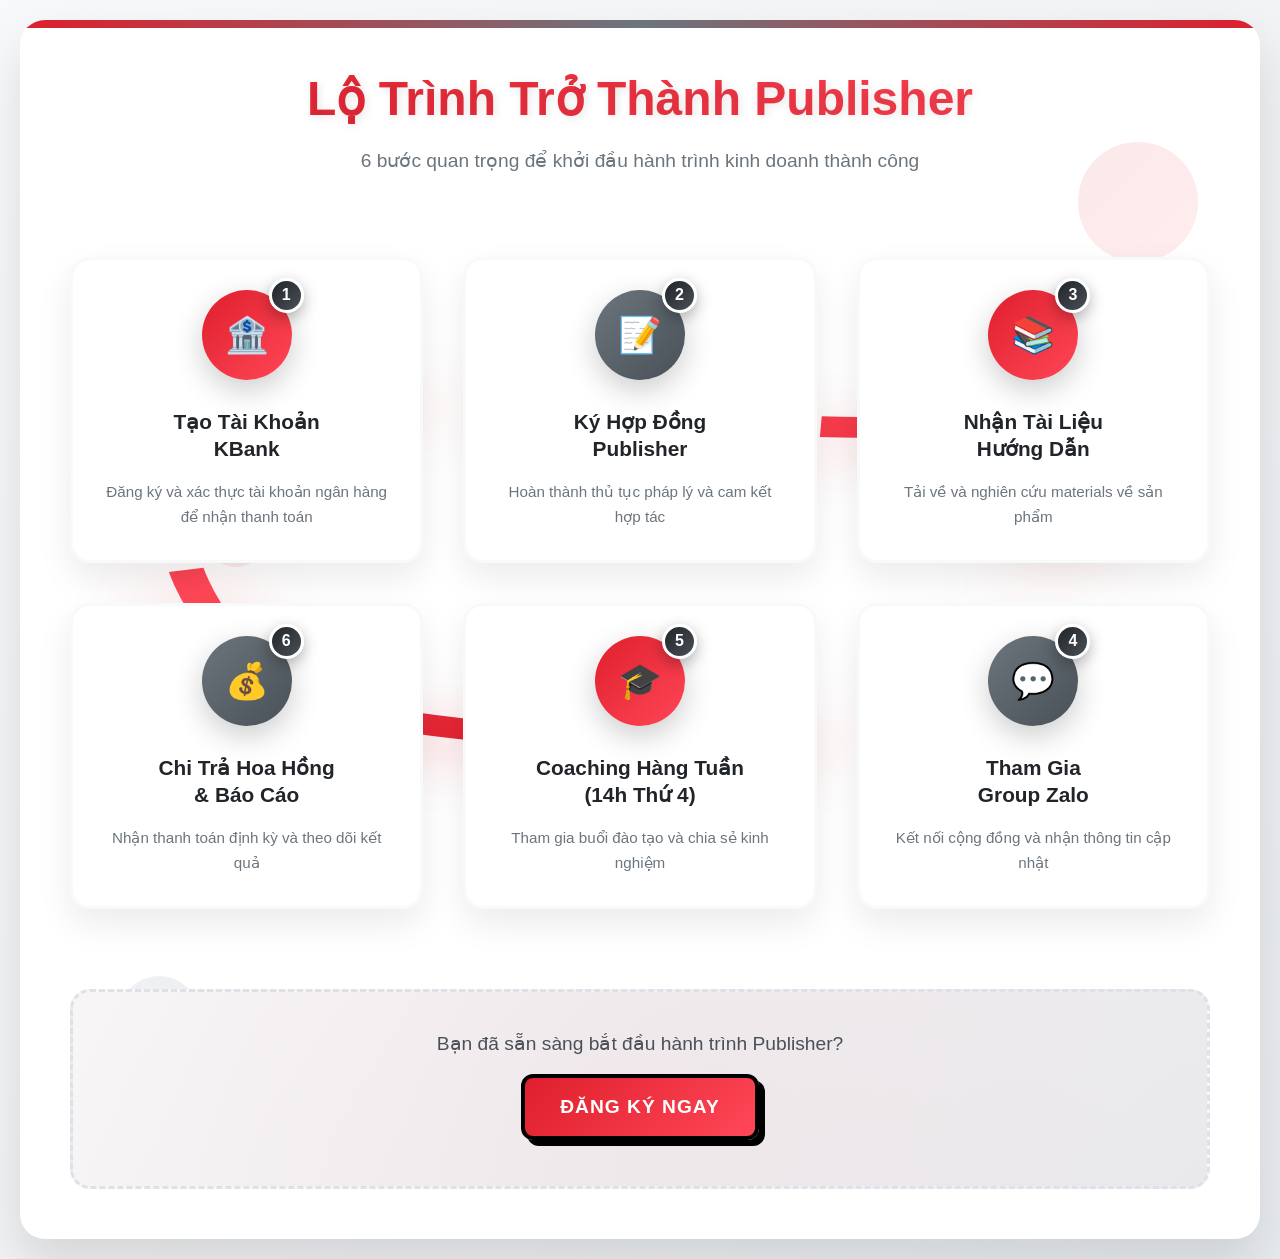
<file: index.html>
<!DOCTYPE html>
<html lang="vi">

<head>
    <meta charset="UTF-8">
    <meta name="viewport" content="width=device-width, initial-scale=1.0">
    <title>Hướng Dẫn Trở Thành Publisher</title>
    <style>
        /* Nút mở popup */
        .open-popup {
            background: #df1f2d;
            color: white;
            font-size: 16px;
            border: none;
            border-radius: 8px;
            cursor: pointer;
            text-decoration: none;
        }

        /* Overlay khi bật popup */
        .popup-overlay {
            position: fixed;
            top: 0;
            left: 0;
            width: 100%;
            height: 100%;
            background: rgba(0, 0, 0, 0.4);
            display: none;
            align-items: center;
            justify-content: center;
            z-index: 99;
        }

        /* Nội dung popup */
        .popup-box {
            background: white;
            padding: 30px;
            border-radius: 15px;
            max-width: 500px;
            width: 100%;
            box-shadow: 0 10px 30px rgba(0, 0, 0, 0.2);
            text-align: center;
            position: relative;
        }

        .popup-box h2 {
            margin-bottom: 15px;
            color: #df1f2d;
        }

        .popup-box p {
            color: #495057;
            line-height: 1.5;
        }

        .popup-box a.close-popup {
            position: absolute;
            top: 10px;
            right: 15px;
            text-decoration: none;
            font-size: 20px;
            color: #aaa;
            transition: 0.3s;
        }

        .popup-box a.close-popup:hover {
            color: #df1f2d;
        }

        /* Hiển thị popup khi trỏ tới id */
        #popup:target {
            display: flex;
        }

        * {
            margin: 0;
            padding: 0;
            box-sizing: border-box;
        }

        body {
            font-family: 'Segoe UI', Tahoma, Geneva, Verdana, sans-serif;
            background: linear-gradient(135deg, #f8f9fa 0%, #e9ecef 100%);
            padding: 20px;
            min-height: 100vh;
            display: flex;
            align-items: center;
            justify-content: center;
        }

        .banner-container {
            max-width: 1400px;
            width: 100%;
            background: white;
            border-radius: 25px;
            box-shadow: 0 25px 50px rgba(0, 0, 0, 0.12);
            padding: 50px;
            position: relative;
            overflow: hidden;
        }

        .banner-container::before {
            content: '';
            position: absolute;
            top: 0;
            left: 0;
            right: 0;
            height: 8px;
            background: linear-gradient(90deg, #df1f2d, #6c757d, #df1f2d);
        }

        .header {
            text-align: center;
            margin-bottom: 60px;
        }

        .title {
            font-size: 3rem;
            font-weight: 800;
            color: #df1f2d;
            margin-bottom: 20px;
            text-shadow: 2px 2px 8px rgba(0, 0, 0, 0.1);
            background: linear-gradient(45deg, #df1f2d, #ff4757);
            -webkit-background-clip: text;
            -webkit-text-fill-color: transparent;
            background-clip: text;
        }

        .subtitle {
            font-size: 1.2rem;
            color: #6c757d;
            font-weight: 400;
            max-width: 600px;
            margin: 0 auto;
            line-height: 1.6;
        }

        .roadmap {
            display: grid;
            grid-template-columns: repeat(3, 1fr);
            grid-template-rows: repeat(2, 1fr);
            gap: 40px;
            margin: 80px 0;
            position: relative;
        }

        .path-svg {
            position: absolute;
            top: -20px;
            left: -20px;
            width: calc(100% + 40px);
            height: calc(100% + 40px);
            z-index: 1;
            pointer-events: none;
        }

        .path-line {
            fill: none;
            stroke: url(#pathGradient);
            stroke-width: 3;
            stroke-dasharray: 15, 10;
            animation: pathFlow 6s linear infinite;
            filter: drop-shadow(0 2px 4px rgba(223, 31, 45, 0.3));
        }

        .path-dots {
            fill: #df1f2d;
            opacity: 0.6;
            animation: dotPulse 2s ease-in-out infinite alternate;
        }

        .connection-line {
            fill: none;
            stroke: url(#connectionGradient);
            stroke-width: 2;
            stroke-dasharray: 8, 6;
            animation: connectionFlow 4s linear infinite;
            opacity: 0.7;
        }

        @keyframes pathFlow {
            0% {
                stroke-dashoffset: 0;
            }

            100% {
                stroke-dashoffset: -25;
            }
        }



        @keyframes connectionFlow {
            0% {
                stroke-dashoffset: 0;
            }

            100% {
                stroke-dashoffset: -14;
            }
        }

        .step {
            position: relative;
            z-index: 2;
            text-align: center;
            animation: slideInUp 0.8s ease-out;
            animation-fill-mode: both;
        }

        .step:nth-child(1) {
            animation-delay: 0.1s;
        }

        .step:nth-child(2) {
            animation-delay: 0.2s;
        }

        .step:nth-child(3) {
            animation-delay: 0.3s;
        }

        .step:nth-child(4) {
            animation-delay: 0.4s;
        }

        .step:nth-child(5) {
            animation-delay: 0.5s;
        }

        .step:nth-child(6) {
            animation-delay: 0.6s;
        }

        .step-wrapper {
            background: white;
            border-radius: 20px;
            padding: 30px 20px;
            box-shadow: 0 15px 35px rgba(0, 0, 0, 0.08);
            border: 3px solid #f8f9fa;
            transition: all 0.4s cubic-bezier(0.175, 0.885, 0.32, 1.275);
            position: relative;
            overflow: hidden;
        }

        .step-wrapper::before {
            content: '';
            position: absolute;
            top: 0;
            left: -100%;
            width: 100%;
            height: 100%;
            background: linear-gradient(90deg, transparent, rgba(223, 31, 45, 0.1), transparent);
            transition: left 0.6s ease;
        }

        .step-wrapper:hover::before {
            left: 100%;
        }

        .step-wrapper:hover {
            transform: translateY(-10px) scale(1.02);
            box-shadow: 0 25px 50px rgba(223, 31, 45, 0.15);
            border-color: #df1f2d;
        }

        .step-icon {
            width: 90px;
            height: 90px;
            border-radius: 50%;
            margin: 0 auto 25px;
            display: flex;
            align-items: center;
            justify-content: center;
            font-size: 2.2rem;
            color: white;
            position: relative;
            transition: all 0.4s ease;
            box-shadow: 0 10px 30px rgba(0, 0, 0, 0.2);
        }

        .step-1 .step-icon {
            background: linear-gradient(135deg, #df1f2d, #ff4757);
        }

        .step-2 .step-icon {
            background: linear-gradient(135deg, #6c757d, #495057);
        }

        .step-3 .step-icon {
            background: linear-gradient(135deg, #df1f2d, #ff4757);
        }

        .step-4 .step-icon {
            background: linear-gradient(135deg, #6c757d, #495057);
        }

        .step-5 .step-icon {
            background: linear-gradient(135deg, #df1f2d, #ff4757);
        }

        .step-6 .step-icon {
            background: linear-gradient(135deg, #6c757d, #495057);
        }

        .step-number {
            position: absolute;
            top: -12px;
            right: -12px;
            width: 35px;
            height: 35px;
            background: linear-gradient(135deg, #212529, #495057);
            color: white;
            border-radius: 50%;
            display: flex;
            align-items: center;
            justify-content: center;
            font-size: 1rem;
            font-weight: bold;
            box-shadow: 0 5px 15px rgba(0, 0, 0, 0.3);
            border: 3px solid white;
        }

        .step-title {
            font-size: 1.3rem;
            font-weight: 700;
            color: #212529;
            margin-bottom: 15px;
            line-height: 1.3;
            min-height: 60px;
            display: flex;
            align-items: center;
            justify-content: center;
        }

        .step-subtitle {
            font-size: 0.95rem;
            color: #6c757d;
            line-height: 1.6;
            padding: 0 10px;
            min-height: 50px;
            display: flex;
            align-items: center;
            justify-content: center;
        }

        .cta-section {
            text-align: center;
            margin-top: 60px;
            padding: 40px;
            background: linear-gradient(135deg, #f8f9fa, #e9ecef);
            border-radius: 20px;
            border: 3px dashed #dee2e6;
            position: relative;
            overflow: hidden;
        }

        .cta-section::before {
            content: '';
            position: absolute;
            top: -50%;
            left: -50%;
            width: 200%;
            height: 200%;
            background: radial-gradient(circle, rgba(223, 31, 45, 0.05), transparent 70%);
            animation: rotateClockwise 20s linear infinite;
        }

        @keyframes rotateClockwise {
            0% {
                transform: rotate(0deg);
            }

            100% {
                transform: rotate(360deg);
            }
        }

        .cta-content {
            position: relative;
            z-index: 2;
        }

        .cta-text {
            font-size: 1.2rem;
            color: #495057;
            margin-bottom: 25px;
            font-weight: 500;
        }

        .comic-brutal-button-container {
            display: inline-block;
        }

        .comic-brutal-button {
            position: relative;
            background: linear-gradient(135deg, #df1f2d, #ff4757);
            border: 4px solid #000;
            border-radius: 12px;
            padding: 18px 35px;
            font-size: 1.2rem;
            font-weight: bold;
            color: white;
            cursor: pointer;
            transform: translateY(-6px);
            transition: all 0.2s ease;
            box-shadow: 6px 6px 0px #000;
            text-transform: uppercase;
            letter-spacing: 1px;
        }

        .comic-brutal-button:hover {
            transform: translateY(-3px);
            box-shadow: 3px 3px 0px #000;
            background: linear-gradient(135deg, #ff4757, #df1f2d);
        }

        .comic-brutal-button:active {
            transform: translateY(0px);
            box-shadow: 0px 0px 0px #000;
        }

        .button-inner {
            position: relative;
            z-index: 3;
        }

        .button-text {
            color: white;
            text-decoration: none;
        }

        @keyframes slideInUp {
            from {
                opacity: 0;
                transform: translateY(50px);
            }

            to {
                opacity: 1;
                transform: translateY(0);
            }
        }

        .decorative-shapes {
            position: absolute;
            width: 100%;
            height: 100%;
            top: 0;
            left: 0;
            pointer-events: none;
            overflow: hidden;
        }

        .shape-1,
        .shape-2,
        .shape-3 {
            position: absolute;
            border-radius: 50%;
            opacity: 0.1;
        }

        .shape-1 {
            width: 120px;
            height: 120px;
            background: linear-gradient(135deg, #df1f2d, #ff4757);
            top: 10%;
            right: 5%;
            animation: float 6s ease-in-out infinite;
        }

        .shape-2 {
            width: 80px;
            height: 80px;
            background: linear-gradient(135deg, #6c757d, #495057);
            bottom: 15%;
            left: 8%;
            animation: float 8s ease-in-out infinite reverse;
        }

        .shape-3 {
            width: 60px;
            height: 60px;
            background: linear-gradient(135deg, #df1f2d, #ff4757);
            top: 40%;
            left: 15%;
            animation: float 7s ease-in-out infinite;
        }

        @keyframes float {

            0%,
            100% {
                transform: translateY(0px);
            }

            50% {
                transform: translateY(-20px);
            }
        }

        @media (max-width: 1200px) {
            .step-1 {
                order: 1;
            }

            .step-2 {
                order: 2;
            }

            .step-3 {
                order: 4;
            }

            .step-4 {
                order: 3;
            }

            .step-5 {
                order: 5;
            }

            .step-6 {
                order: 6;
            }


            .roadmap {
                grid-template-columns: repeat(2, 1fr);
                grid-template-rows: repeat(3, 1fr);
            }
        }

        @media (max-width: 768px) {
            .step-4 {
                order: 3;
            }

            .step-5 {
                order: 2;
            }

            .step-6 {
                order: 1;
            }



            .banner-container {
                padding: 30px 20px;
            }

            .title {
                font-size: 2.2rem;
            }

            .roadmap {
                grid-template-columns: 1fr;
                grid-template-rows: repeat(6, 1fr);
                gap: 25px;
            }

            .step-wrapper {
                padding: 25px 15px;
            }

            .step-icon {
                width: 70px;
                height: 70px;
                font-size: 1.8rem;
            }

            .step-title {
                font-size: 1.1rem;
                min-height: auto;
            }

            .step-subtitle {
                min-height: auto;
            }

            .path-svg {
                display: none;
            }
        }
    </style>
</head>

<body>
    <div class="banner-container">
        <div class="decorative-shapes">
            <div class="shape-1"></div>
            <div class="shape-2"></div>
            <div class="shape-3"></div>
        </div>

        <!-- popup -->
        <div id="popup" class="popup-overlay">
            <div class="popup-box">
                <a href="#" class="close-popup" style="font-size: 30px;">&times;</a>
                <br>
                <img src="./img-six.jpg" alt="" style="width: 400px; height: 400px;">
            </div>
        </div>

        <div class="header">
            <h1 class="title">Lộ Trình Trở Thành Publisher</h1>
            <p class="subtitle">6 bước quan trọng để khởi đầu hành trình kinh doanh thành công</p>
        </div>

        <div class="roadmap">
            <svg class="path-svg" viewBox="0 0 100 100" preserveAspectRatio="none">
                <defs>
                    <linearGradient id="pathGradient" x1="0%" y1="0%" x2="100%" y2="100%">
                        <stop offset="0%" style="stop-color:#df1f2d;" />
                        <stop offset="30%" style="stop-color:#ff4757;" />
                        <stop offset="70%" style="stop-color:#df1f2d;" />
                        <stop offset="100%" style="stop-color:#ff4757;" />
                    </linearGradient>
                    <linearGradient id="connectionGradient" x1="0%" y1="0%" x2="100%" y2="0%">
                        <stop offset="0%" style="stop-color:#6c757d;" />
                        <stop offset="50%" style="stop-color:#df1f2d;" />
                        <stop offset="100%" style="stop-color:#6c757d;" />
                    </linearGradient>
                </defs>

                <!-- Main flowing path -->
                <path class="path-line"
                    d="M 16 25 Q 30 20 50 25 Q 70 30 84 25 Q 88 35 84 50 Q 80 65 70 70 Q 50 75 30 70 Q 16 65 12 50 Q 8 35 16 25" />

                <!-- Connection lines between steps -->
                <path class="connection-line" d="M 16 25 L 50 25" />
                <path class="connection-line" d="M 50 25 L 84 25" />
                <path class="connection-line" d="M 84 25 L 84 75" />
                <path class="connection-line" d="M 84 75 L 50 75" />
                <path class="connection-line" d="M 50 75 L 16 75" />


            </svg>

            <div class="step step-1">
                <a href="https://www.canva.com/design/DAGq4eqLAS0/4sLCLQtM3r1yYMVXDB5vBw/edit"
                    style="text-decoration: none;" target="_blank">
                    <div class="step-wrapper">
                        <div class="step-icon">
                            <span class="step-number">1</span>
                            🏦
                        </div>
                        <h3 class="step-title">Tạo Tài Khoản<br>KBank</h3>
                        <p class="step-subtitle">Đăng ký và xác thực tài khoản ngân hàng để nhận thanh toán</p>
                    </div>
                </a>
            </div>

            <div class="step step-2">
                <a href="https://www.youtube.com/watch?v=JenEfVsoPu8" target="_blank" rel="noopener noreferrer"
                    style="text-decoration: none;">
                    <div class="step-wrapper">
                        <div class="step-icon">
                            <span class="step-number">2</span>
                            📝
                        </div>
                        <h3 class="step-title">Ký Hợp Đồng<br>Publisher</h3>
                        <p class="step-subtitle">Hoàn thành thủ tục pháp lý và cam kết hợp tác</p>
                    </div>
                </a>
            </div>

            <div class="step step-3">
                <a href="https://www.canva.com/design/DAGq4dnaOZQ/rCAEFVorYIy3Q5CRGkvFvg/edit" target="_blank"
                    rel="noopener noreferrer" style="text-decoration: none;">
                    <div class="step-wrapper">
                        <div class="step-icon">
                            <span class="step-number">3</span>
                            📚
                        </div>
                        <h3 class="step-title">Nhận Tài Liệu<br>Hướng Dẫn</h3>
                        <p class="step-subtitle">Tải về và nghiên cứu materials về sản phẩm</p>
                    </div>
                </a>
            </div>

            <div class="step step-4">
                <a href="#popup" class="open-popup">
                    <div class="step-wrapper">
                        <div class="step-icon">
                            <span class="step-number">6</span>
                            💰
                        </div>
                        <h3 class="step-title">Chi Trả Hoa Hồng<br>& Báo Cáo</h3>
                        <p class="step-subtitle">Nhận thanh toán định kỳ và theo dõi kết quả</p>
                    </div>
                </a>
            </div>

            <div class="step step-5">
                <a href="https://meet.google.com/gph-hkwg-rwc" target="_blank" rel="noopener noreferrer"
                    style="text-decoration: none;">
                    <div class="step-wrapper">
                        <div class="step-icon">
                            <span class="step-number">5</span>
                            🎓
                        </div>
                        <h3 class="step-title">Coaching Hàng Tuần<br>(14h Thứ 4)</h3>
                        <p class="step-subtitle">Tham gia buổi đào tạo và chia sẻ kinh nghiệm</p>
                    </div>
                </a>
            </div>

            <div class="step step-6">
                <a href="https://zalo.me/g/zlheub504" target="_blank" rel="noopener noreferrer"
                    style="text-decoration: none;">
                    <div class="step-wrapper">
                        <div class="step-icon">
                            <span class="step-number">4</span>
                            💬
                        </div>
                        <h3 class="step-title">Tham Gia<br>Group Zalo</h3>
                        <p class="step-subtitle">Kết nối cộng đồng và nhận thông tin cập nhật</p>
                    </div>
                </a>
            </div>

        </div>

        <div class="cta-section">
            <div class="cta-content">
                <p class="cta-text">Bạn đã sẵn sàng bắt đầu hành trình Publisher?</p>
                <div class="comic-brutal-button-container">
                    <a href="https://aff.fimi.tech/auth/register" target="_blank" style="text-decoration: none;">
                        <button class="comic-brutal-button">

                            <div class="button-inner">
                                <span class="button-text">Đăng Ký Ngay</span>
                            </div>

                        </button>
                    </a>
                </div>
            </div>
        </div>
    </div>
</body>

</html>
</file>
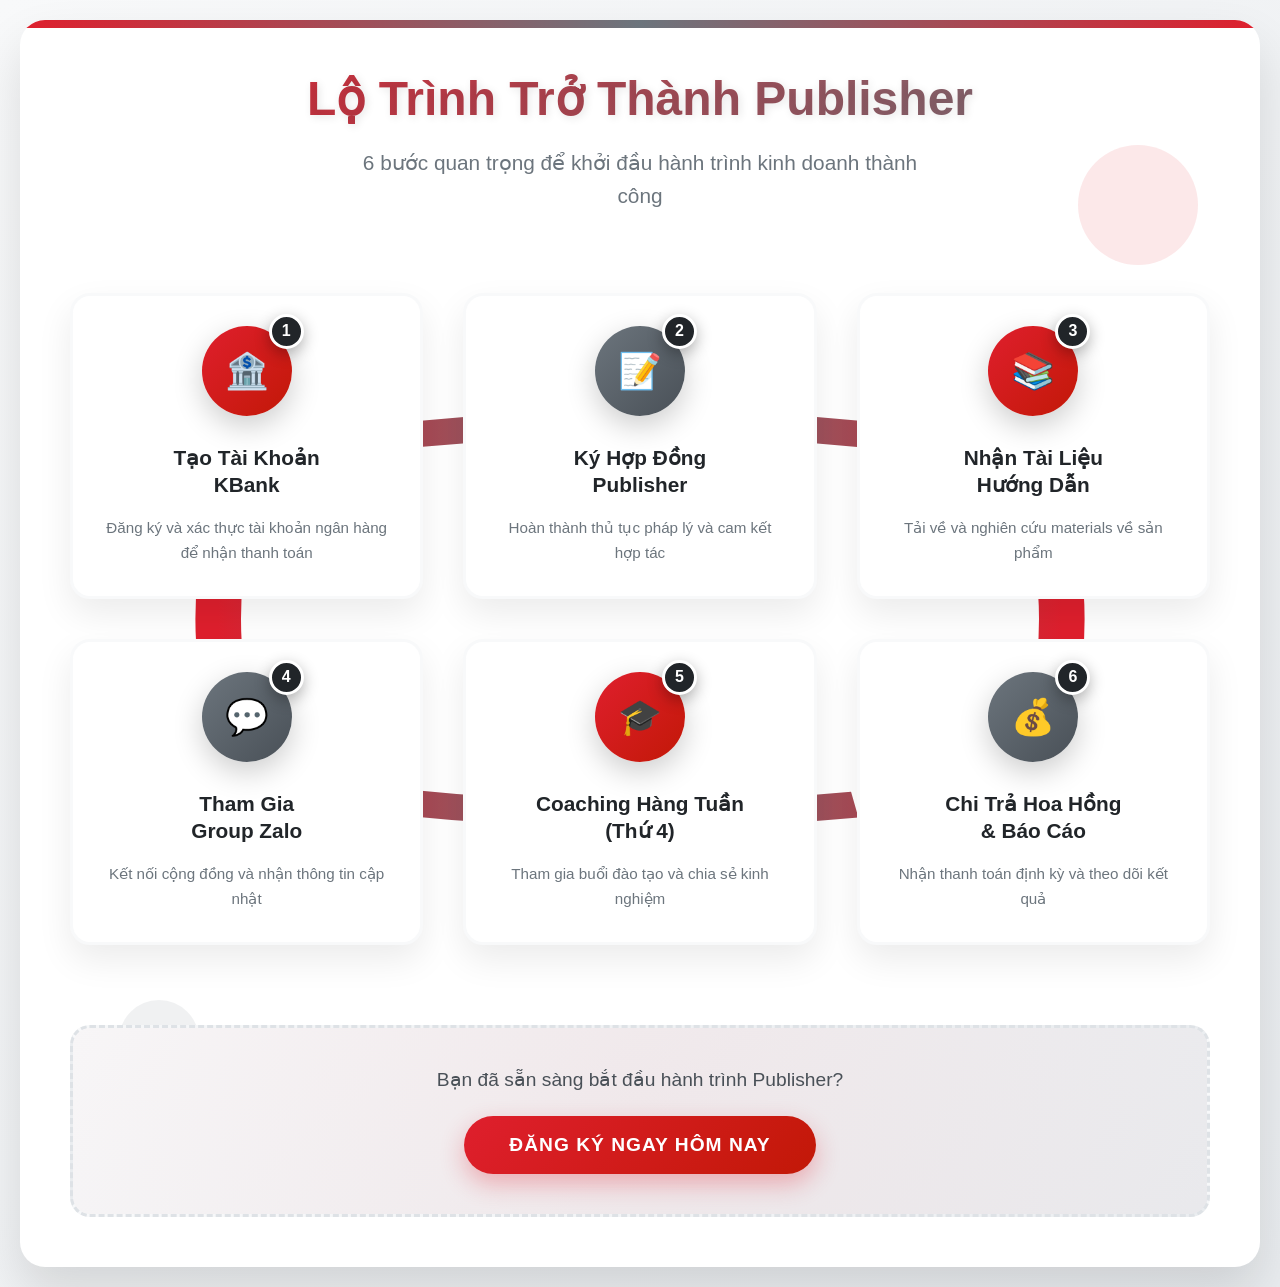
<file: code.html>
<!DOCTYPE html>
<html lang="vi">

<head>
    <meta charset="UTF-8">
    <meta name="viewport" content="width=device-width, initial-scale=1.0">
    <title>Hướng Dẫn Trở Thành Publisher</title>
    <style>
        * {
            margin: 0;
            padding: 0;
            box-sizing: border-box;
        }

        body {
            font-family: 'Segoe UI', Tahoma, Geneva, Verdana, sans-serif;
            background: linear-gradient(135deg, #f8f9fa 0%, #e9ecef 100%);
            padding: 20px;
            min-height: 100vh;
            display: flex;
            align-items: center;
            justify-content: center;
        }

        .banner-container {
            max-width: 1400px;
            width: 100%;
            background: white;
            border-radius: 25px;
            box-shadow: 0 25px 50px rgba(0, 0, 0, 0.12);
            padding: 50px;
            position: relative;
            overflow: hidden;
        }

        .banner-container::before {
            content: '';
            position: absolute;
            top: 0;
            left: 0;
            right: 0;
            height: 8px;
            background: linear-gradient(90deg, #df1f2d, #6c757d, #df1f2d);
        }

        .header {
            text-align: center;
            margin-bottom: 60px;
        }

        .title {
            font-size: 3rem;
            font-weight: 800;
            color: #212529;
            margin-bottom: 20px;
            text-shadow: 2px 2px 8px rgba(0, 0, 0, 0.1);
            background: linear-gradient(135deg, #df1f2d, #6c757d);
            -webkit-background-clip: text;
            -webkit-text-fill-color: transparent;
            background-clip: text;
        }

        .subtitle {
            font-size: 1.3rem;
            color: #6c757d;
            font-weight: 400;
            max-width: 600px;
            margin: 0 auto;
            line-height: 1.6;
        }

        .roadmap {
            display: grid;
            grid-template-columns: repeat(3, 1fr);
            grid-template-rows: repeat(2, 1fr);
            gap: 40px;
            margin: 80px 0;
            position: relative;
        }

        .path-svg {
            position: absolute;
            top: 0;
            left: 0;
            width: 100%;
            height: 100%;
            z-index: 1;
            pointer-events: none;
        }

        .path-line {
            fill: none;
            stroke: url(#pathGradient);
            stroke-width: 4;
            stroke-dasharray: 10, 5;
            animation: pathFlow 3s ease-in-out infinite;
        }

        @keyframes pathFlow {

            0%,
            100% {
                stroke-dashoffset: 0;
            }

            50% {
                stroke-dashoffset: 15;
            }
        }

        .step {
            position: relative;
            z-index: 2;
            text-align: center;
            animation: slideInUp 0.8s ease-out;
            animation-fill-mode: both;
        }

        .step:nth-child(1) {
            animation-delay: 0.1s;
        }

        .step:nth-child(2) {
            animation-delay: 0.2s;
        }

        .step:nth-child(3) {
            animation-delay: 0.3s;
        }

        .step:nth-child(4) {
            animation-delay: 0.4s;
        }

        .step:nth-child(5) {
            animation-delay: 0.5s;
        }

        .step:nth-child(6) {
            animation-delay: 0.6s;
        }

        .step-wrapper {
            background: white;
            border-radius: 20px;
            padding: 30px 20px;
            box-shadow: 0 15px 35px rgba(0, 0, 0, 0.08);
            border: 3px solid #f8f9fa;
            transition: all 0.4s cubic-bezier(0.175, 0.885, 0.32, 1.275);
            position: relative;
            overflow: hidden;
        }

        .step-wrapper::before {
            content: '';
            position: absolute;
            top: 0;
            left: -100%;
            width: 100%;
            height: 100%;
            background: linear-gradient(90deg, transparent, rgba(223, 31, 45, 0.1), transparent);
            transition: left 0.6s ease;
        }

        .step-wrapper:hover::before {
            left: 100%;
        }

        .step-wrapper:hover {
            transform: translateY(-10px) scale(1.02);
            box-shadow: 0 25px 50px rgba(223, 31, 45, 0.15);
            border-color: #df1f2d;
        }

        .step-icon {
            width: 90px;
            height: 90px;
            border-radius: 50%;
            margin: 0 auto 25px;
            display: flex;
            align-items: center;
            justify-content: center;
            font-size: 2.2rem;
            color: white;
            position: relative;
            transition: all 0.4s ease;
            box-shadow: 0 10px 30px rgba(0, 0, 0, 0.2);
        }

        .step-1 .step-icon {
            background: linear-gradient(135deg, #df1f2d, #c21807);
        }

        .step-2 .step-icon {
            background: linear-gradient(135deg, #6c757d, #495057);
        }

        .step-3 .step-icon {
            background: linear-gradient(135deg, #df1f2d, #c21807);
        }

        .step-4 .step-icon {
            background: linear-gradient(135deg, #6c757d, #495057);
        }

        .step-5 .step-icon {
            background: linear-gradient(135deg, #df1f2d, #c21807);
        }

        .step-6 .step-icon {
            background: linear-gradient(135deg, #6c757d, #495057);
        }

        .step-number {
            position: absolute;
            top: -12px;
            right: -12px;
            width: 35px;
            height: 35px;
            background: #212529;
            color: white;
            border-radius: 50%;
            display: flex;
            align-items: center;
            justify-content: center;
            font-size: 1rem;
            font-weight: bold;
            box-shadow: 0 5px 15px rgba(0, 0, 0, 0.3);
            border: 3px solid white;
        }

        .step-title {
            font-size: 1.3rem;
            font-weight: 700;
            color: #212529;
            margin-bottom: 15px;
            line-height: 1.3;
            min-height: 60px;
            display: flex;
            align-items: center;
            justify-content: center;
        }

        .step-subtitle {
            font-size: 0.95rem;
            color: #6c757d;
            line-height: 1.6;
            padding: 0 10px;
            min-height: 50px;
            display: flex;
            align-items: center;
            justify-content: center;
        }

        .cta-section {
            text-align: center;
            margin-top: 60px;
            padding: 40px;
            background: linear-gradient(135deg, #f8f9fa, #e9ecef);
            border-radius: 20px;
            border: 3px dashed #dee2e6;
            position: relative;
            overflow: hidden;
        }

        .cta-section::before {
            content: '';
            position: absolute;
            top: -50%;
            left: -50%;
            width: 200%;
            height: 200%;
            background: radial-gradient(circle, rgba(223, 31, 45, 0.05), transparent 70%);
            animation: rotate 20s linear infinite;
        }

        @keyframes rotate {
            from {
                transform: rotate(0deg);
            }

            to {
                transform: rotate(360deg);
            }
        }

        .cta-content {
            position: relative;
            z-index: 2;
        }

        .cta-text {
            font-size: 1.2rem;
            color: #495057;
            margin-bottom: 25px;
            font-weight: 500;
        }

        .cta-button {
            background: linear-gradient(135deg, #df1f2d, #c21807);
            color: white;
            padding: 18px 45px;
            border: none;
            border-radius: 50px;
            font-size: 1.2rem;
            font-weight: 700;
            cursor: pointer;
            transition: all 0.3s ease;
            box-shadow: 0 10px 25px rgba(223, 31, 45, 0.3);
            text-transform: uppercase;
            letter-spacing: 1px;
        }

        .cta-button:hover {
            transform: translateY(-3px);
            box-shadow: 0 15px 35px rgba(223, 31, 45, 0.4);
        }

        .cta-button:active {
            transform: translateY(-1px);
        }

        @keyframes slideInUp {
            from {
                opacity: 0;
                transform: translateY(50px);
            }

            to {
                opacity: 1;
                transform: translateY(0);
            }
        }

        .decorative-shapes {
            position: absolute;
            width: 100%;
            height: 100%;
            top: 0;
            left: 0;
            pointer-events: none;
            overflow: hidden;
        }

        .shape-1,
        .shape-2,
        .shape-3 {
            position: absolute;
            border-radius: 50%;
            opacity: 0.1;
        }

        .shape-1 {
            width: 120px;
            height: 120px;
            background: #df1f2d;
            top: 10%;
            right: 5%;
            animation: float 6s ease-in-out infinite;
        }

        .shape-2 {
            width: 80px;
            height: 80px;
            background: #6c757d;
            bottom: 15%;
            left: 8%;
            animation: float 8s ease-in-out infinite reverse;
        }

        .shape-3 {
            width: 60px;
            height: 60px;
            background: #df1f2d;
            top: 40%;
            left: 15%;
            animation: float 7s ease-in-out infinite;
        }

        @keyframes float {

            0%,
            100% {
                transform: translateY(0px);
            }

            50% {
                transform: translateY(-20px);
            }
        }

        @media (max-width: 1200px) {
            .roadmap {
                grid-template-columns: repeat(2, 1fr);
                grid-template-rows: repeat(3, 1fr);
            }
        }

        @media (max-width: 768px) {
            .banner-container {
                padding: 30px 20px;
            }

            .title {
                font-size: 2.2rem;
            }

            .roadmap {
                grid-template-columns: 1fr;
                grid-template-rows: repeat(6, 1fr);
                gap: 25px;
            }

            .step-wrapper {
                padding: 25px 15px;
            }

            .step-icon {
                width: 70px;
                height: 70px;
                font-size: 1.8rem;
            }

            .step-title {
                font-size: 1.1rem;
                min-height: auto;
            }

            .step-subtitle {
                min-height: auto;
            }

            .path-svg {
                display: none;
            }
        }
    </style>
</head>

<body>
    <div class="banner-container">
        <div class="decorative-shapes">
            <div class="shape-1"></div>
            <div class="shape-2"></div>
            <div class="shape-3"></div>
        </div>

        <div class="header">
            <h1 class="title">Lộ Trình Trở Thành Publisher</h1>
            <p class="subtitle">6 bước quan trọng để khởi đầu hành trình kinh doanh thành công</p>
        </div>

        <div class="roadmap">
            <svg class="path-svg" viewBox="0 0 100 100" preserveAspectRatio="none">
                <defs>
                    <linearGradient id="pathGradient" x1="0%" y1="0%" x2="100%" y2="0%">
                        <stop offset="0%" style="stop-color:#df1f2d;stop-opacity:1" />
                        <stop offset="50%" style="stop-color:#6c757d;stop-opacity:1" />
                        <stop offset="100%" style="stop-color:#df1f2d;stop-opacity:1" />
                    </linearGradient>
                </defs>
                <path class="path-line" d="M 16 25 Q 50 15 84 25 Q 90 50 84 75 Q 50 85 16 75 Q 10 50 16 25" />
            </svg>

            <div class="step step-1">
                <div class="step-wrapper">
                    <div class="step-icon">
                        <span class="step-number">1</span>
                        🏦
                    </div>
                    <h3 class="step-title">Tạo Tài Khoản<br>KBank</h3>
                    <p class="step-subtitle">Đăng ký và xác thực tài khoản ngân hàng để nhận thanh toán</p>
                </div>
            </div>

            <div class="step step-2">
                <div class="step-wrapper">
                    <div class="step-icon">
                        <span class="step-number">2</span>
                        📝
                    </div>
                    <h3 class="step-title">Ký Hợp Đồng<br>Publisher</h3>
                    <p class="step-subtitle">Hoàn thành thủ tục pháp lý và cam kết hợp tác</p>
                </div>
            </div>

            <div class="step step-3">
                <div class="step-wrapper">
                    <div class="step-icon">
                        <span class="step-number">3</span>
                        📚
                    </div>
                    <h3 class="step-title">Nhận Tài Liệu<br>Hướng Dẫn</h3>
                    <p class="step-subtitle">Tải về và nghiên cứu materials về sản phẩm</p>
                </div>
            </div>

            <div class="step step-4">
                <div class="step-wrapper">
                    <div class="step-icon">
                        <span class="step-number">4</span>
                        💬
                    </div>
                    <h3 class="step-title">Tham Gia<br>Group Zalo</h3>
                    <p class="step-subtitle">Kết nối cộng đồng và nhận thông tin cập nhật</p>
                </div>
            </div>

            <div class="step step-5">
                <div class="step-wrapper">
                    <div class="step-icon">
                        <span class="step-number">5</span>
                        🎓
                    </div>
                    <h3 class="step-title">Coaching Hàng Tuần<br>(Thứ 4)</h3>
                    <p class="step-subtitle">Tham gia buổi đào tạo và chia sẻ kinh nghiệm</p>
                </div>
            </div>

            <div class="step step-6">
                <div class="step-wrapper">
                    <div class="step-icon">
                        <span class="step-number">6</span>
                        💰
                    </div>
                    <h3 class="step-title">Chi Trả Hoa Hồng<br>& Báo Cáo</h3>
                    <p class="step-subtitle">Nhận thanh toán định kỳ và theo dõi kết quả</p>
                </div>
            </div>
        </div>

        <div class="cta-section">
            <div class="cta-content">
                <p class="cta-text">Bạn đã sẵn sàng bắt đầu hành trình Publisher?</p>
                <button class="cta-button">Đăng Ký Ngay Hôm Nay</button>
            </div>
        </div>
    </div>

    <script>
        // Enhanced interactive effects
        document.querySelectorAll('.step-wrapper').forEach((wrapper, index) => {
            wrapper.addEventListener('mouseenter', function () {
                const icon = this.querySelector('.step-icon');
                icon.style.transform = 'translateY(-5px) scale(1.1) rotate(5deg)';
                icon.style.boxShadow = '0 20px 40px rgba(223, 31, 45, 0.3)';
            });

            wrapper.addEventListener('mouseleave', function () {
                const icon = this.querySelector('.step-icon');
                icon.style.transform = 'translateY(0) scale(1) rotate(0deg)';
                icon.style.boxShadow = '0 10px 30px rgba(0,0,0,0.2)';
            });
        });

        // CTA button interaction
        document.querySelector('.cta-button').addEventListener('click', function () {
            this.style.transform = 'scale(0.95)';
            setTimeout(() => {
                this.style.transform = 'translateY(-3px) scale(1)';
            }, 150);
        });

        // Add subtle parallax effect to decorative shapes
        document.addEventListener('mousemove', function (e) {
            const shapes = document.querySelectorAll('.shape-1, .shape-2, .shape-3');
            const x = e.clientX / window.innerWidth;
            const y = e.clientY / window.innerHeight;

            shapes.forEach((shape, index) => {
                const speed = (index + 1) * 0.5;
                const xPos = (x - 0.5) * speed;
                const yPos = (y - 0.5) * speed;
                shape.style.transform = `translate(${xPos}px, ${yPos}px)`;
            });
        });
    </script>
</body>

</html>
</file>
